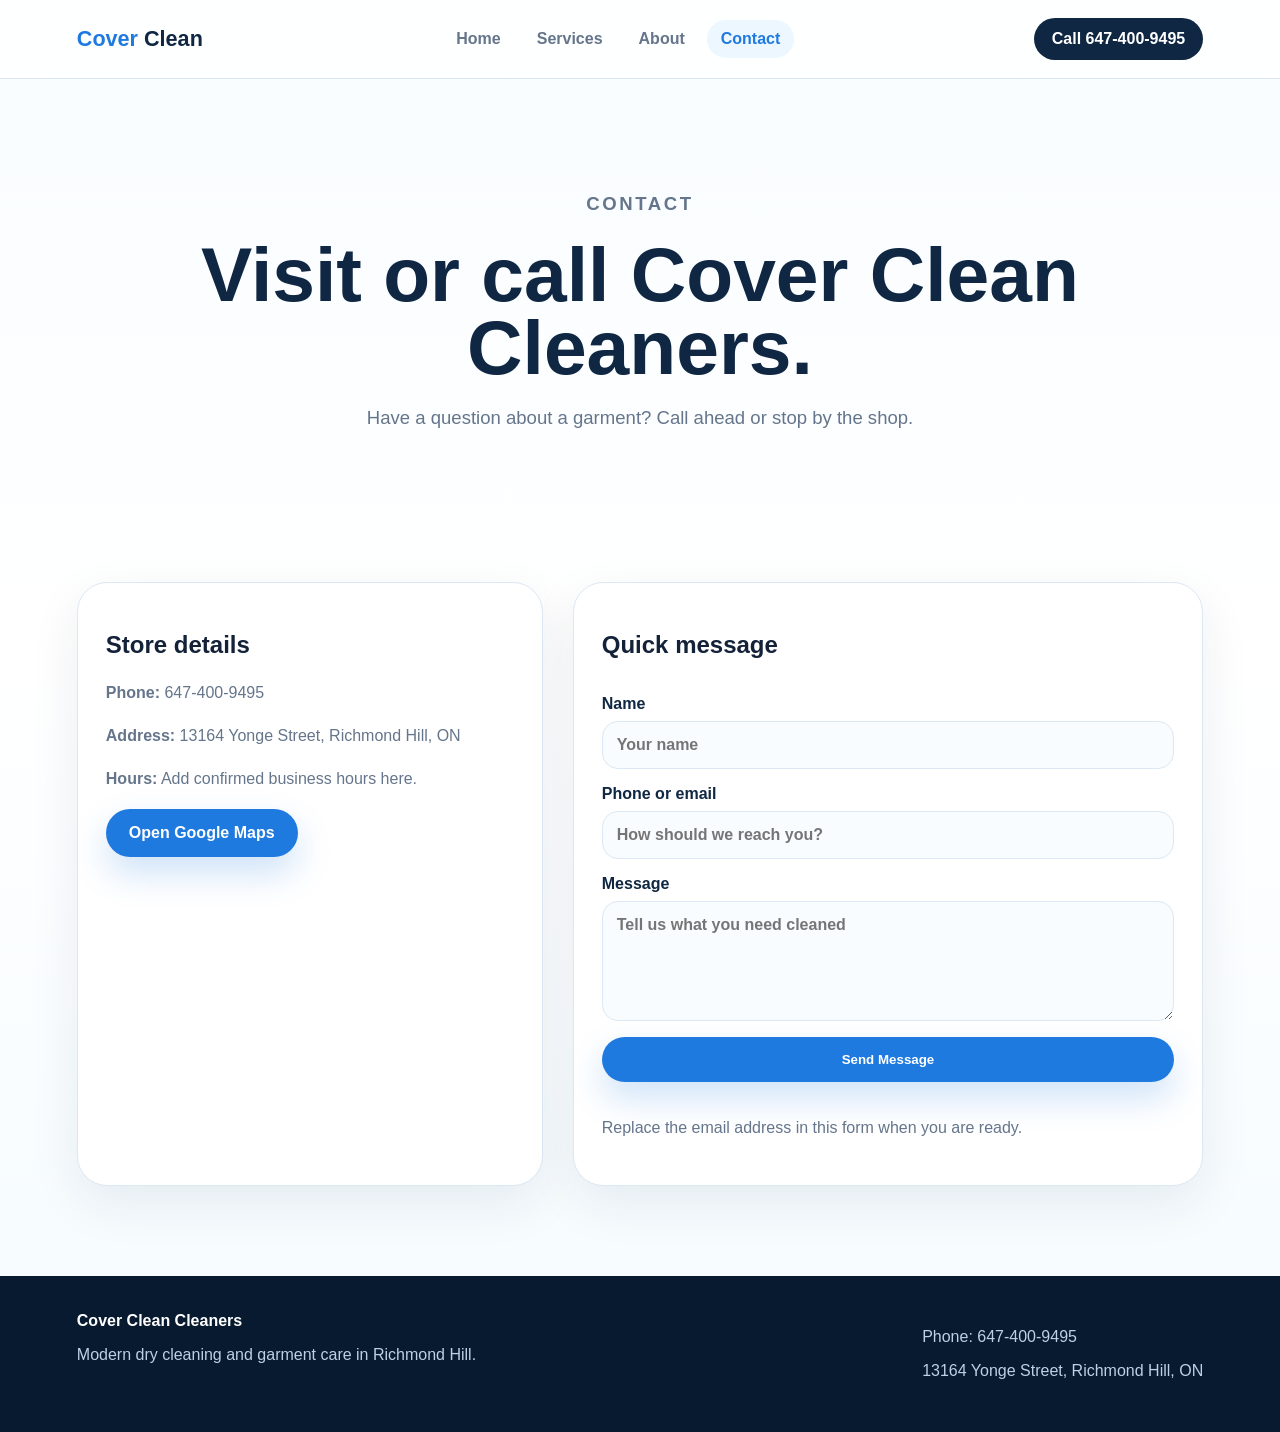
<file: contact.html>
<!DOCTYPE html>
<html lang="en">
<head><meta charset="UTF-8"><meta name="viewport" content="width=device-width, initial-scale=1.0"><title>Contact | Cover Clean Cleaners</title><link rel="stylesheet" href="styles.css"><script defer src="script.js"></script></head>
<body>
<header class="site-header"><a class="logo" href="index.html"><span>Cover</span> Clean</a><button class="menu-toggle" aria-label="Open menu">☰</button><nav class="nav"><a href="index.html">Home</a><a href="services.html">Services</a><a href="about.html">About</a><a href="contact.html" class="active">Contact</a></nav><a class="header-call" href="tel:+16474009495">Call 647-400-9495</a></header>
<main>
<section class="page-hero reveal"><p class="eyebrow">Contact</p><h1>Visit or call Cover Clean Cleaners.</h1><p>Have a question about a garment? Call ahead or stop by the shop.</p></section>
<section class="section contact-layout">
  <div class="contact-card reveal"><h2>Store details</h2><p><strong>Phone:</strong> <a href="tel:+16474009495">647-400-9495</a></p><p><strong>Address:</strong> 13164 Yonge Street, Richmond Hill, ON</p><p><strong>Hours:</strong> Add confirmed business hours here.</p><a class="btn primary" href="https://www.google.com/maps/place/COVER+CLEAN+CLEANERS/@43.948624,-79.4586393,17z" target="_blank" rel="noopener">Open Google Maps</a></div>
  <form class="contact-form reveal" action="mailto:coverclean@example.com" method="post" enctype="text/plain"><h2>Quick message</h2><label>Name<input type="text" name="name" placeholder="Your name"></label><label>Phone or email<input type="text" name="contact" placeholder="How should we reach you?"></label><label>Message<textarea name="message" rows="5" placeholder="Tell us what you need cleaned"></textarea></label><button class="btn primary" type="submit">Send Message</button><p class="form-note">Replace the email address in this form when you are ready.</p></form>
</section>
</main>
<footer><div><strong>Cover Clean Cleaners</strong><p>Modern dry cleaning and garment care in Richmond Hill.</p></div><div><p>Phone: <a href="tel:+16474009495">647-400-9495</a></p><p>13164 Yonge Street, Richmond Hill, ON</p></div></footer>
</body></html>
</file>
<file: styles.css>
:root{--navy:#0f2742;--blue:#1f7ae0;--sky:#edf7ff;--mint:#dff8ef;--text:#132238;--muted:#65758b;--white:#fff;--line:#dce8f3;--shadow:0 24px 70px rgba(15,39,66,.12)}*{box-sizing:border-box}body{margin:0;font-family:Inter,Arial,sans-serif;background:linear-gradient(180deg,#f8fcff 0%,#fff 45%,#f4fbff 100%);color:var(--text)}a{color:inherit;text-decoration:none}img{max-width:100%;display:block}.site-header{position:sticky;top:0;z-index:20;display:flex;align-items:center;gap:24px;justify-content:space-between;padding:18px 6%;background:rgba(255,255,255,.86);backdrop-filter:blur(18px);border-bottom:1px solid var(--line)}.logo{font-weight:900;font-size:1.35rem;color:var(--navy)}.logo span{color:var(--blue)}.nav{display:flex;gap:8px;align-items:center}.nav a{padding:10px 14px;border-radius:999px;color:var(--muted);font-weight:700}.nav a:hover,.nav a.active{background:var(--sky);color:var(--blue)}.header-call{background:var(--navy);color:#fff;padding:12px 18px;border-radius:999px;font-weight:800}.menu-toggle{display:none;border:0;background:var(--sky);border-radius:12px;padding:10px 12px;font-size:1.2rem}.hero{min-height:86vh;display:grid;grid-template-columns:1fr 1fr;gap:48px;align-items:center;padding:70px 6%}.eyebrow{text-transform:uppercase;letter-spacing:.14em;color:var(--blue);font-weight:900;font-size:.78rem}.hero h1,.page-hero h1{font-size:clamp(2.7rem,6vw,5.8rem);line-height:.95;margin:12px 0;color:var(--navy)}.hero-copy,.page-hero p{font-size:1.16rem;color:var(--muted);line-height:1.7;max-width:620px}.hero-actions{display:flex;gap:14px;flex-wrap:wrap;margin-top:28px}.btn{display:inline-flex;align-items:center;justify-content:center;border-radius:999px;padding:14px 22px;font-weight:900;border:1px solid transparent;transition:.25s}.btn:hover{transform:translateY(-2px)}.btn.primary{background:var(--blue);color:#fff;box-shadow:0 16px 35px rgba(31,122,224,.22)}.btn.secondary{background:#fff;border-color:var(--line);color:var(--navy)}.hero-card{position:relative;border-radius:36px;overflow:hidden;box-shadow:var(--shadow);transform:rotate(1deg)}.hero-card img{height:560px;width:100%;object-fit:cover}.floating-note{position:absolute;left:24px;bottom:24px;background:rgba(255,255,255,.92);backdrop-filter:blur(10px);padding:18px 22px;border-radius:22px;font-weight:900;color:var(--navy)}.trust-strip{margin:0 6%;display:grid;grid-template-columns:repeat(3,1fr);gap:16px}.trust-strip div{background:#fff;border:1px solid var(--line);border-radius:24px;padding:22px;box-shadow:0 14px 40px rgba(15,39,66,.06)}.trust-strip strong{display:block;font-size:1.6rem;color:var(--navy)}.trust-strip span{color:var(--muted)}.section{padding:90px 6%}.two-column{display:grid;grid-template-columns:1fr 1fr;gap:60px;align-items:center}.reverse{grid-template-columns:1fr 1fr}.content h2,.section-heading h2,.cta h2{font-size:clamp(2rem,4vw,3.6rem);line-height:1;margin:12px 0;color:var(--navy)}.content p{color:var(--muted);line-height:1.8;font-size:1.05rem}.image-stack{position:relative}.main-img{border-radius:34px;box-shadow:var(--shadow);height:480px;width:82%;object-fit:cover}.small-img{position:absolute;right:0;bottom:-35px;width:42%;height:210px;object-fit:cover;border:10px solid #fff;border-radius:28px;box-shadow:var(--shadow)}.check-list{padding:0;list-style:none}.check-list li{margin:12px 0;padding-left:32px;position:relative;color:var(--navy);font-weight:700}.check-list li:before{content:'✓';position:absolute;left:0;color:var(--blue);font-weight:900}.services-preview{background:linear-gradient(135deg,var(--sky),#fff,var(--mint))}.section-heading{text-align:center;max-width:760px;margin:0 auto 36px}.cards,.service-grid{display:grid;grid-template-columns:repeat(3,1fr);gap:22px}.service-card,.large-card,.contact-card,.contact-form{background:#fff;border:1px solid var(--line);border-radius:30px;padding:28px;box-shadow:0 18px 50px rgba(15,39,66,.08)}.service-card span{font-weight:900;color:var(--blue)}.service-card h3,.large-card h3{font-size:1.45rem;color:var(--navy)}.service-card p,.large-card p,.contact-card p,.form-note{color:var(--muted);line-height:1.7}.cta{margin:70px 6%;padding:54px;border-radius:36px;text-align:center;background:var(--navy);color:#fff;box-shadow:var(--shadow)}.cta h2{color:#fff}.cta p{color:#c9d6e8}.page-hero{padding:90px 6% 40px;text-align:center}.page-hero p{margin-left:auto;margin-right:auto}.large-card img{height:250px;width:100%;object-fit:cover;border-radius:22px;margin-bottom:18px}.service-grid{grid-template-columns:repeat(2,1fr)}.rounded-photo img{border-radius:36px;height:520px;width:100%;object-fit:cover;box-shadow:var(--shadow)}.mini-stats{display:grid;grid-template-columns:repeat(3,1fr);gap:14px;margin-top:28px}.mini-stats div{background:var(--sky);border-radius:20px;padding:18px}.mini-stats strong{display:block;color:var(--blue);font-size:1.5rem}.mini-stats span{font-size:.9rem;color:var(--navy);font-weight:800}.contact-layout{display:grid;grid-template-columns:.85fr 1.15fr;gap:30px}.contact-form{display:grid;gap:16px}.contact-form label{display:grid;gap:8px;font-weight:800;color:var(--navy)}input,textarea{width:100%;border:1px solid var(--line);border-radius:16px;padding:14px;font:inherit;background:#f8fcff}footer{display:flex;justify-content:space-between;gap:24px;padding:36px 6%;background:#071a2f;color:#fff}footer p{color:#bdd0e4}.reveal{opacity:1;transform:none;animation:softReveal .7s ease both}.reveal:nth-child(2){animation-delay:.08s}.reveal:nth-child(3){animation-delay:.14s} softReveal{from{opacity:0;transform:translateY(18px)}to{opacity:1;transform:translateY(0)}}@media(max-width:850px){.menu-toggle{display:block}.nav{display:none;position:absolute;top:72px;left:6%;right:6%;background:#fff;border:1px solid var(--line);border-radius:22px;padding:14px;box-shadow:var(--shadow);flex-direction:column}.nav.open{display:flex}.header-call{display:none}.hero,.two-column,.contact-layout{grid-template-columns:1fr}.hero{padding-top:38px}.hero-card img{height:390px}.trust-strip,.cards,.service-grid,.mini-stats{grid-template-columns:1fr}.main-img{width:100%}.small-img{position:relative;width:70%;bottom:auto;margin:-60px 0 0 auto}footer{flex-direction:column}.site-header{padding:14px 5%}}
</file>
